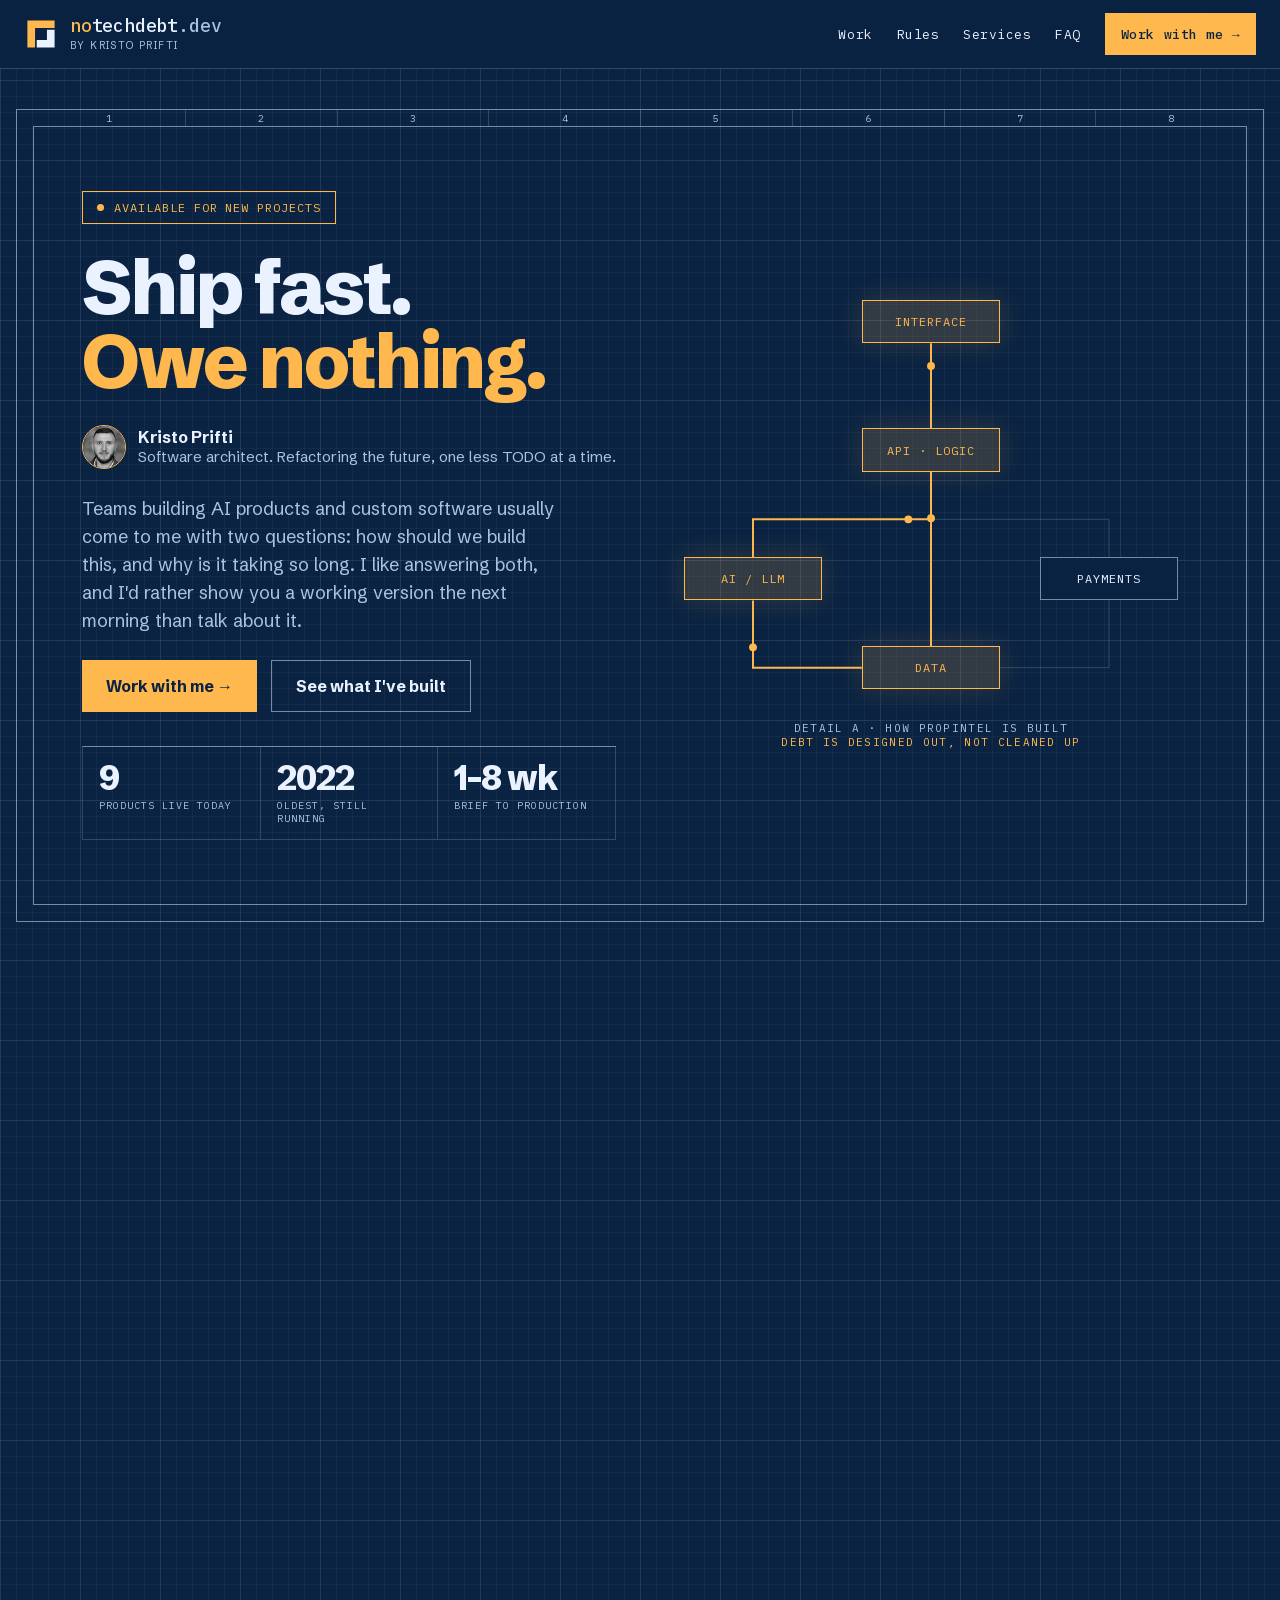
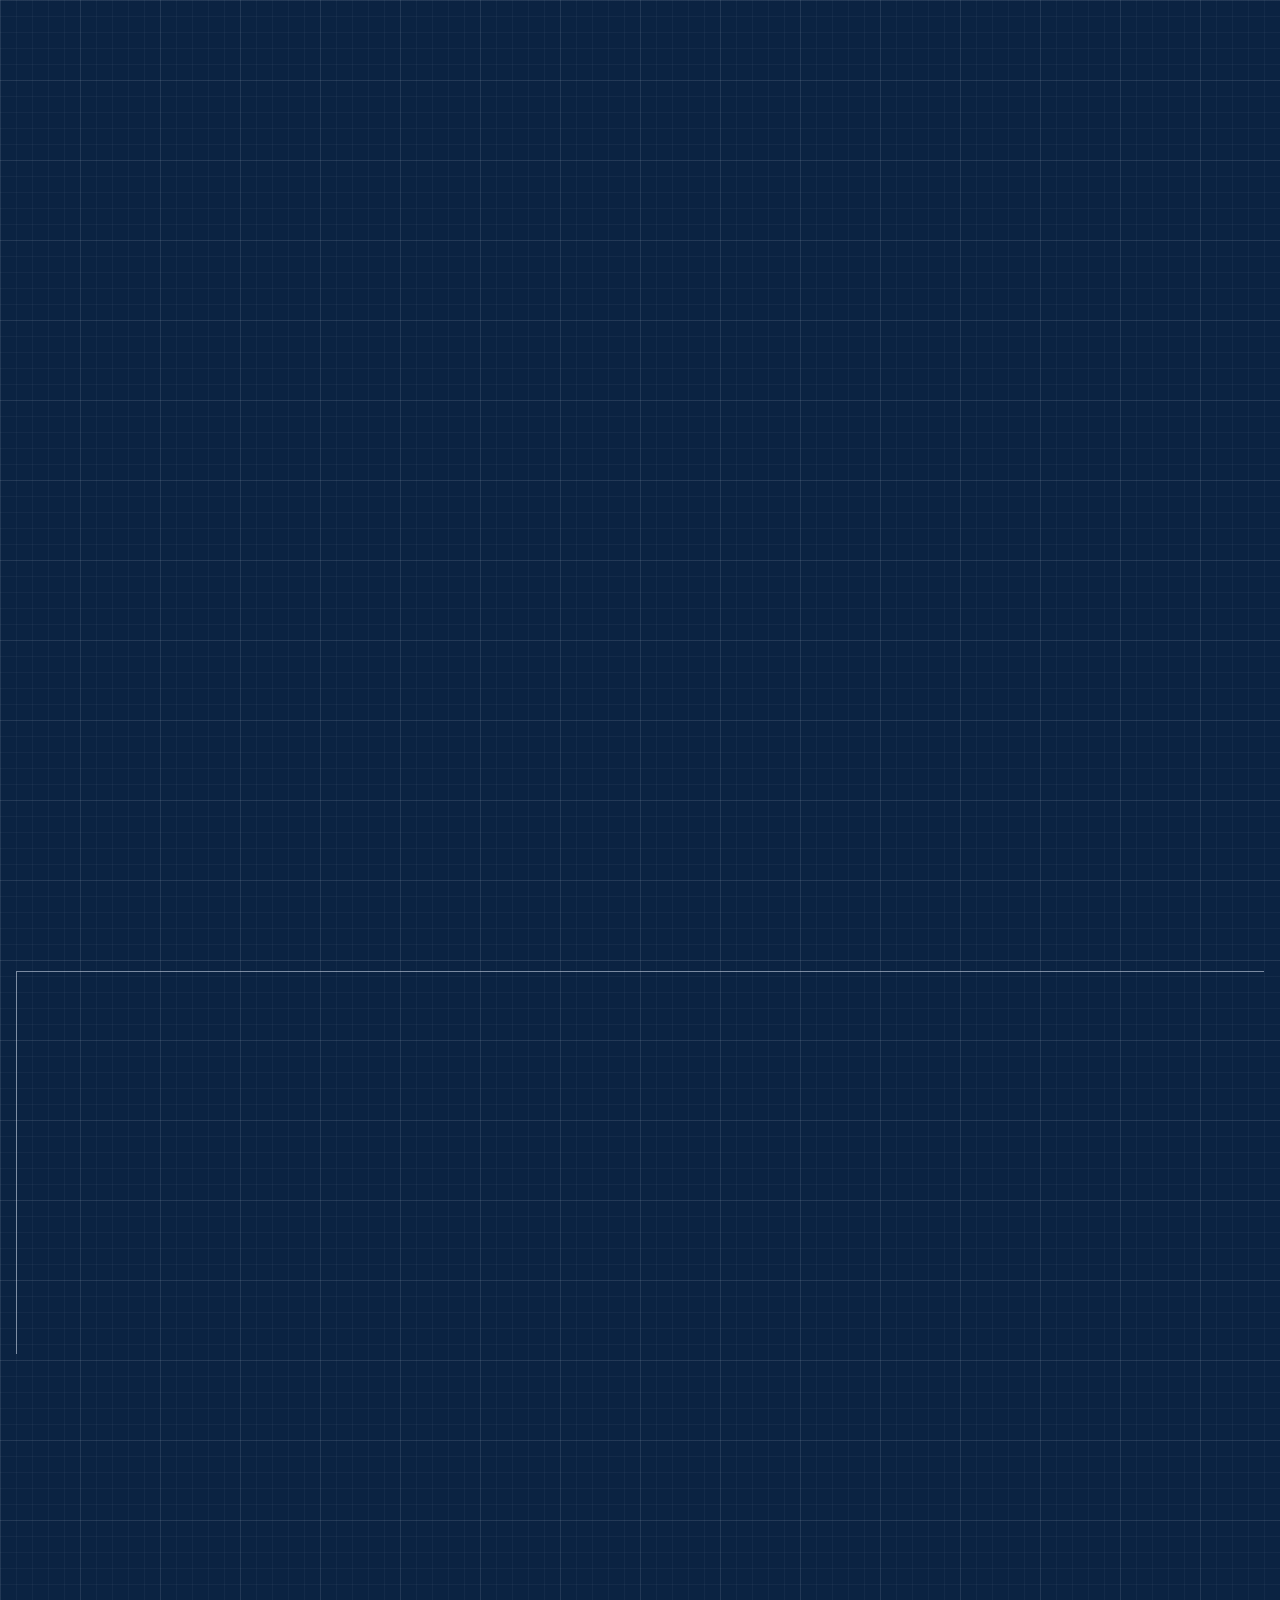
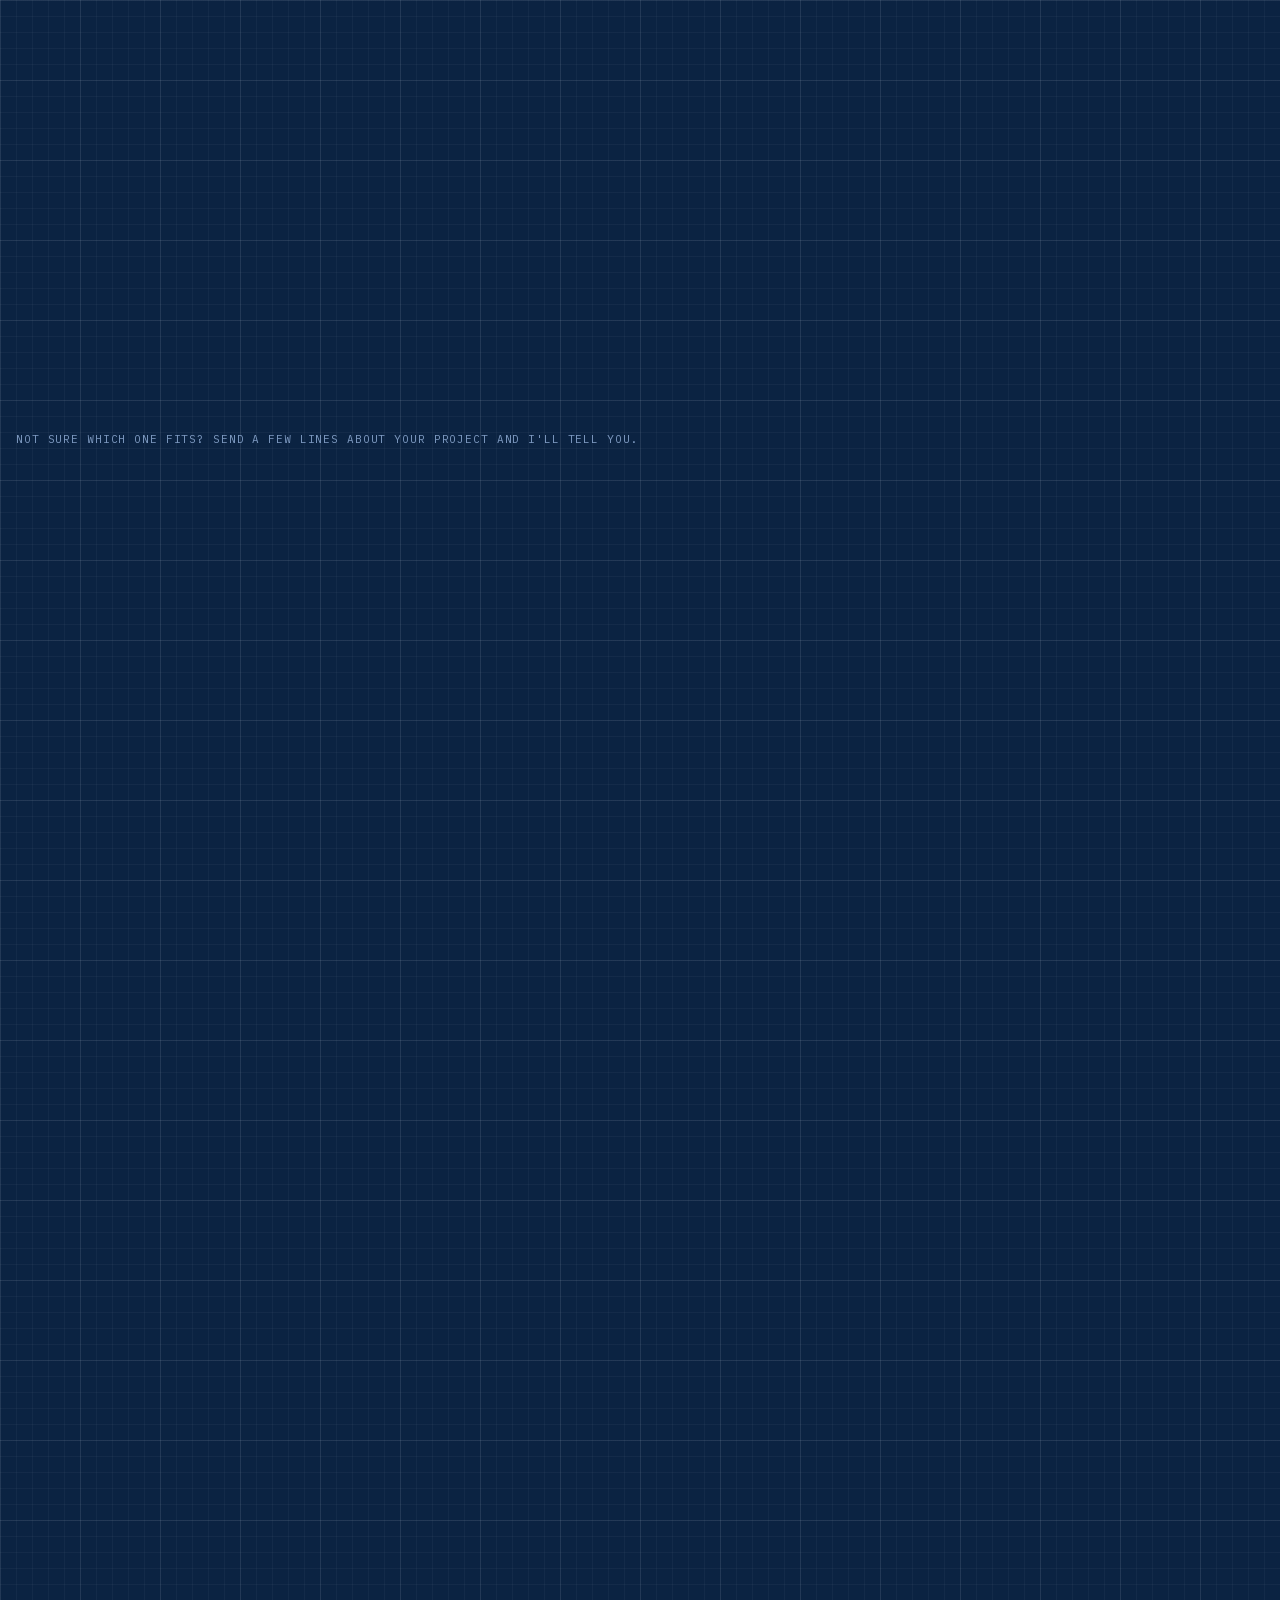
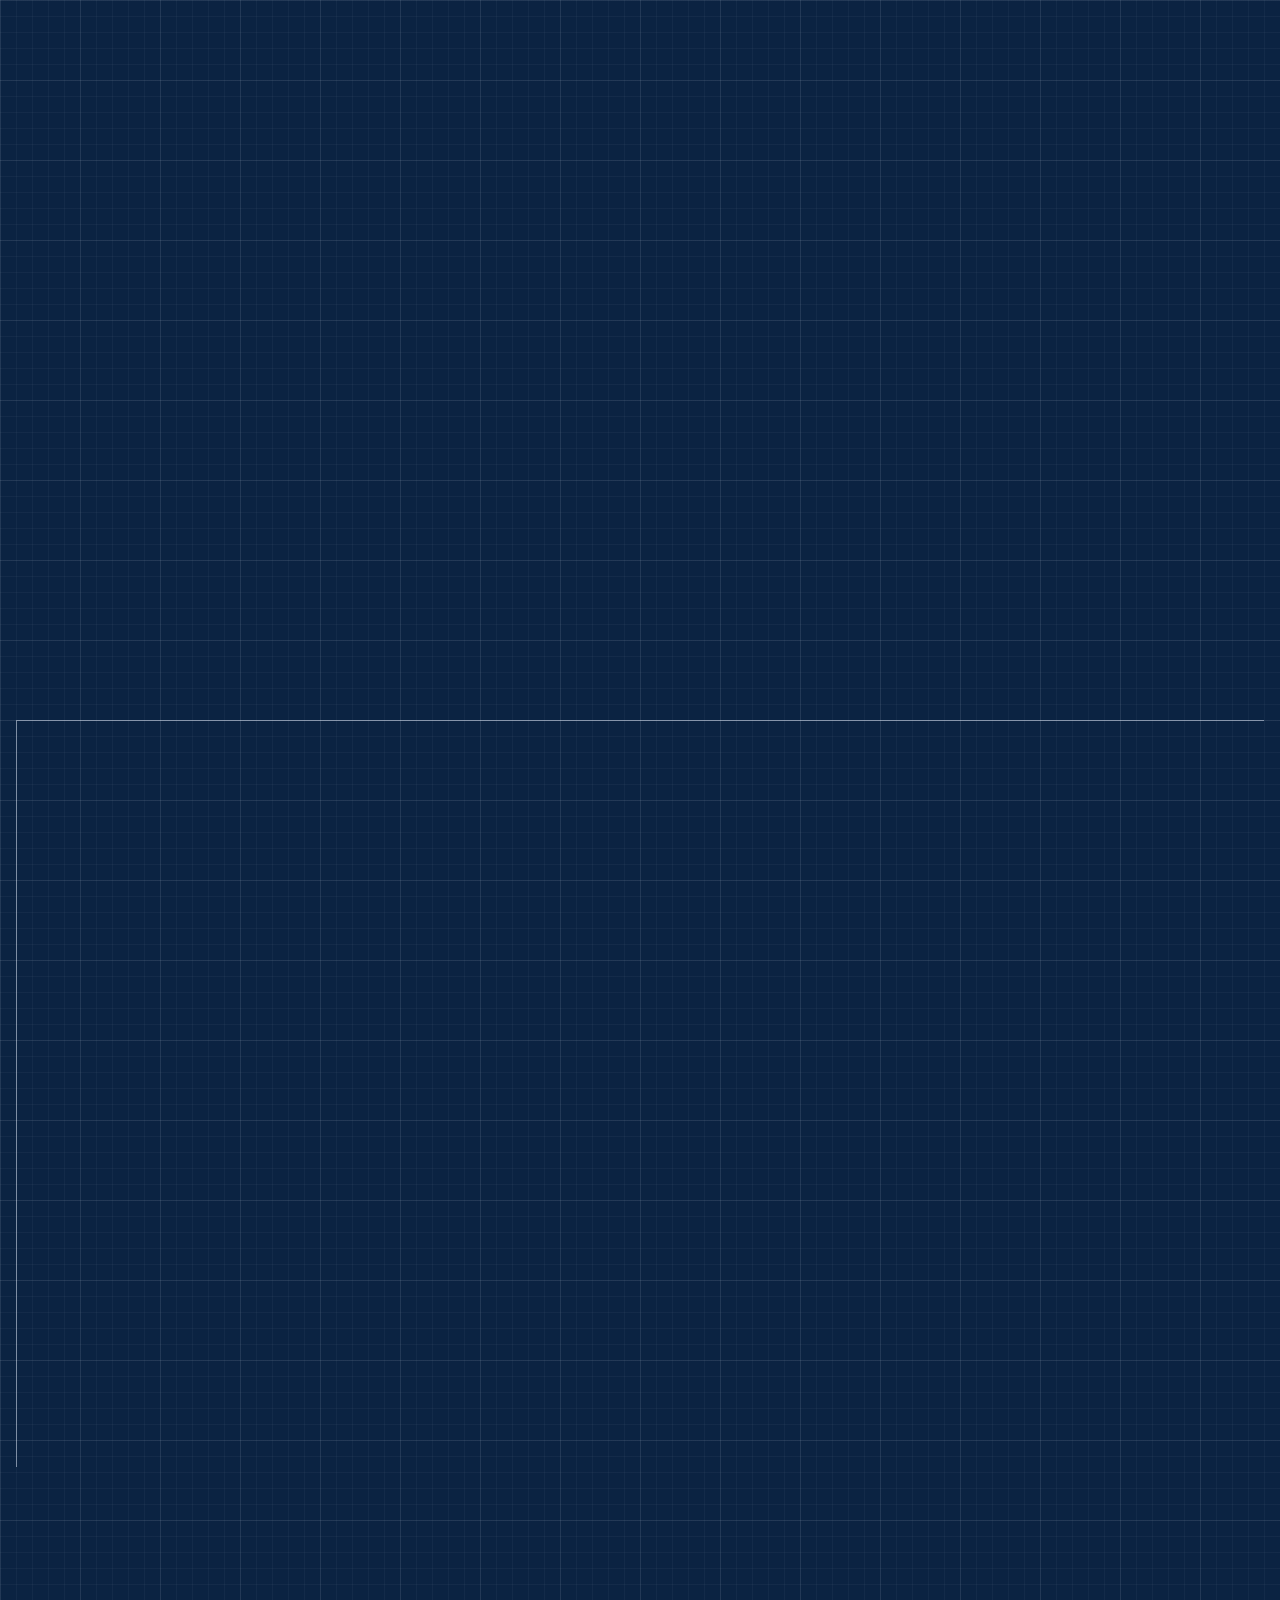
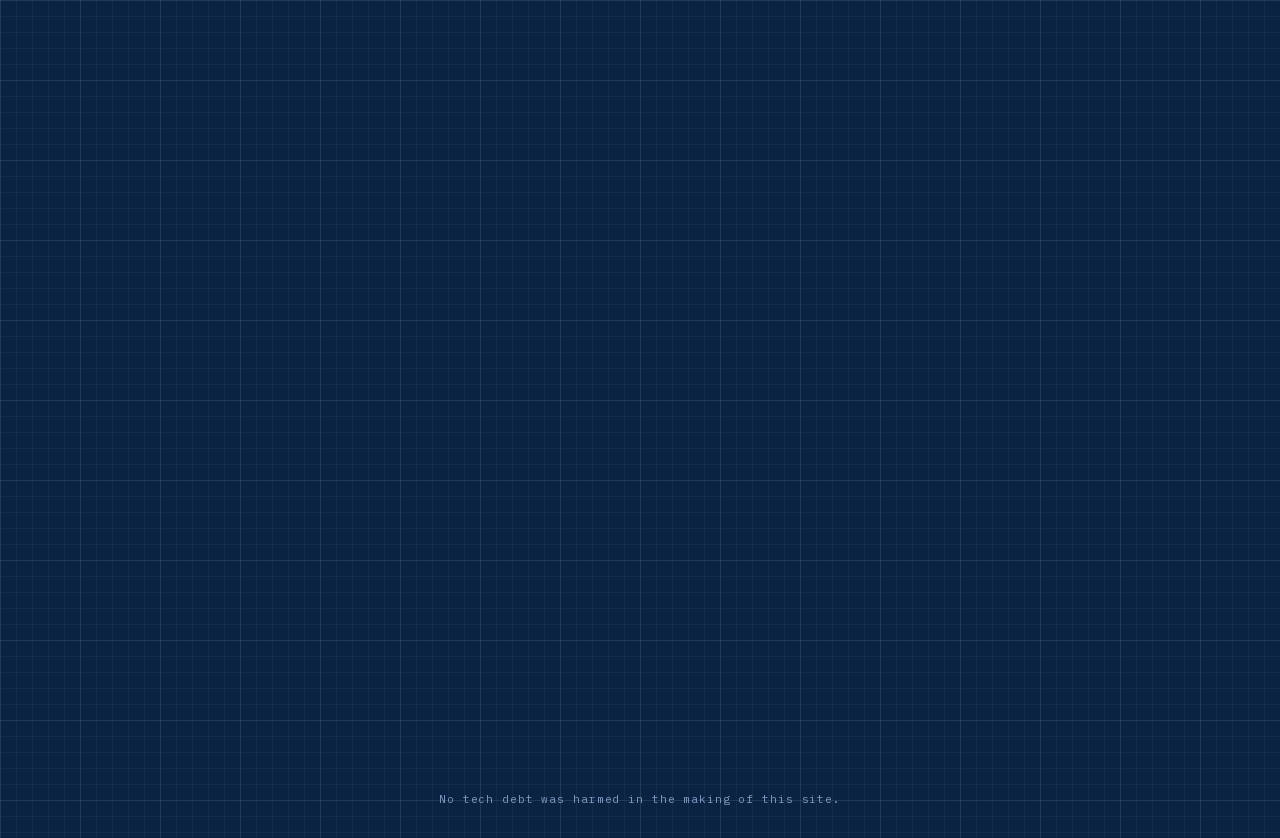
<file: index.html>
<!doctype html>
<html lang="en">
<head>
<meta charset="utf-8">
<meta name="viewport" content="width=device-width, initial-scale=1, viewport-fit=cover">
<title>Kristo Prifti – Software Architect for AI &amp; Custom Software</title>
<meta name="description" content="Kristo Prifti, software architect: AI products, MVPs and custom software that ship in weeks and stay cheap to change. Tech debt audits and fixed-price builds.">
<meta name="robots" content="index, follow, max-image-preview:large">
<link rel="canonical" href="https://notechdebt.dev/">
<!-- shared:head (copied into every generated page by tools/build.mjs) -->
<meta name="author" content="Kristo Prifti">
<meta name="theme-color" content="#0B2342">
<link rel="preload" href="/assets/fonts/schibsted-grotesk-latin.woff2" as="font" type="font/woff2" crossorigin>
<link rel="stylesheet" href="/assets/site.css">
<link rel="icon" href="/favicon.ico" sizes="48x48">
<link rel="icon" href="/favicon.svg" type="image/svg+xml">
<link rel="apple-touch-icon" href="/apple-touch-icon.png">
<link rel="manifest" href="/site.webmanifest">
<script src="/assets/site.js" defer></script>
<!-- Cloudflare Web Analytics (manual snippet; the auto-injected one fails its integrity check) -->
<script defer src="https://static.cloudflareinsights.com/beacon.min.js" data-cf-beacon='{"token": "f79f3d2fb2b74f7a9c488ab0636f309c"}'></script>
<!-- /shared:head -->
<meta property="og:type" content="website">
<meta property="og:url" content="https://notechdebt.dev/">
<meta property="og:site_name" content="notechdebt">
<meta property="og:locale" content="en_US">
<meta property="og:title" content="Kristo Prifti, software architect. Ship fast. Owe nothing.">
<meta property="og:description" content="AI products, MVPs and custom software that ship in weeks and are still clean a year from now. Tech debt audits, fixed-price builds and a senior architect on call.">
<meta property="og:image" content="https://notechdebt.dev/img/og/home.png">
<meta property="og:image:width" content="1200">
<meta property="og:image:height" content="630">
<meta property="og:image:alt" content="notechdebt by Kristo Prifti. Ship fast. Owe nothing.">
<meta property="article:published_time" content="2026-10-02">
<meta name="publish_date" property="og:publish_date" content="2026-10-02">
<meta name="twitter:card" content="summary_large_image">
<meta name="twitter:site" content="@notechdebt">
<meta name="twitter:creator" content="@notechdebt">
<script type="application/ld+json">
{
  "@context": "https://schema.org",
  "@graph": [
    {
      "@type": "WebSite",
      "@id": "https://notechdebt.dev/#website",
      "url": "https://notechdebt.dev/",
      "name": "notechdebt",
      "alternateName": ["notechdebt.dev", "No Tech Debt"],
      "inLanguage": "en",
      "publisher": { "@id": "https://notechdebt.dev/#org" }
    },
    {
      "@type": "WebPage",
      "@id": "https://notechdebt.dev/#webpage",
      "url": "https://notechdebt.dev/",
      "name": "Kristo Prifti – Software Architect for AI & Custom Software",
      "description": "Software architect Kristo Prifti builds AI products, MVPs and custom software that ship in weeks and stay cheap to change.",
      "inLanguage": "en",
      "datePublished": "2026-10-02",
      "isPartOf": { "@id": "https://notechdebt.dev/#website" },
      "about": { "@id": "https://notechdebt.dev/#kristo" },
      "primaryImageOfPage": { "@type": "ImageObject", "url": "https://notechdebt.dev/img/og/home.png", "width": 1200, "height": 630 }
    },
    {
      "@type": "Person",
      "@id": "https://notechdebt.dev/#kristo",
      "name": "Kristo Prifti",
      "url": "https://notechdebt.dev/",
      "image": "https://notechdebt.dev/img/kristo-prifti.jpg",
      "jobTitle": "Software Architect",
      "description": "Software architect with 12 years of hands-on and team-lead experience building SaaS and B2B platforms, AI features, e-commerce and payments, mobile apps, and rescuing legacy systems.",
      "worksFor": { "@id": "https://notechdebt.dev/#org" },
      "email": "mailto:kristo@notechdebt.dev",
      "sameAs": ["https://www.linkedin.com/in/kristoprifti/"],
      "knowsAbout": ["Software architecture", "Technical debt", "Artificial intelligence", "Machine learning", "Full-stack web development", "MVP development", "Custom ERP software", "SaaS platforms", "E-commerce", "Payments", "Mobile app development", "Legacy system modernization", "three.js", "React", "Next.js", "Node.js", "Python", "PostgreSQL", "Search engine optimization"]
    },
    {
      "@type": "Organization",
      "@id": "https://notechdebt.dev/#org",
      "name": "notechdebt",
      "alternateName": "notechdebt.dev",
      "url": "https://notechdebt.dev/",
      "logo": { "@type": "ImageObject", "url": "https://notechdebt.dev/icon-512.png", "width": 512, "height": 512 },
      "image": "https://notechdebt.dev/img/og/home.png",
      "slogan": "Ship fast. Owe nothing.",
      "description": "AI, full-stack and custom software that ships in weeks and stays cheap to change.",
      "email": "hi@notechdebt.dev",
      "founder": { "@id": "https://notechdebt.dev/#kristo" },
      "sameAs": ["https://x.com/notechdebt", "https://github.com/notechdebt"],
      "hasOfferCatalog": {
        "@type": "OfferCatalog",
        "name": "Ways to work together",
        "itemListElement": [
          { "@type": "Offer", "itemOffered": { "@type": "Service", "name": "Debt Check", "serviceType": "Technical debt audit", "description": "A one-week, fixed-price review of your codebase with a ranked list of what is costing you money and a plan to fix it.", "provider": { "@id": "https://notechdebt.dev/#org" } } },
          { "@type": "Offer", "itemOffered": { "@type": "Service", "name": "Build it right", "serviceType": "MVP and custom software development", "description": "A new product, MVP or internal tool, live in 4 to 8 weeks at a fixed price after scoping.", "provider": { "@id": "https://notechdebt.dev/#org" } } },
          { "@type": "Offer", "itemOffered": { "@type": "Service", "name": "Architect on call", "serviceType": "Fractional software architect", "description": "A senior software architect for your team a few days a month: design reviews, technical decisions and hiring help.", "provider": { "@id": "https://notechdebt.dev/#org" } } }
        ]
      }
    },
    {
      "@type": "FAQPage",
      "@id": "https://notechdebt.dev/#faq",
      "isPartOf": { "@id": "https://notechdebt.dev/#webpage" },
      "mainEntity": [
        { "@type": "Question", "name": "What is technical debt?", "acceptedAnswer": { "@type": "Answer", "text": "Technical debt is the extra cost you pay every time you change software that was built with shortcuts. Like a loan, it charges interest: each new feature takes longer, breaks more things and needs more people. You can design it out from the start, or pay it down in order, starting with whatever costs you the most." } },
        { "@type": "Question", "name": "What do I get from a Debt Check?", "acceptedAnswer": { "@type": "Answer", "text": "A one-week review of your codebase at a fixed price. You get a ranked list of what is costing you money and a plan to fix it. If you hire me for the cleanup afterwards, the check is credited in full." } },
        { "@type": "Question", "name": "How long does it take to build an MVP?", "acceptedAnswer": { "@type": "Answer", "text": "Most builds go from brief to production in 4 to 8 weeks. FreeMyTime took 2 to 3 weeks, the LuminaVera 3D configurator took 6 weeks, and the Studio Botema ERP was live in about 6 weeks. After launch, systems grow module by module, without a rewrite." } },
        { "@type": "Question", "name": "How much does a project cost?", "acceptedAnswer": { "@type": "Answer", "text": "Every project is scoped and quoted on its own. Builds are fixed price after scoping, with scope, price and date in writing before any work starts. The Debt Check is a fixed price, and Architect on call is billed monthly and can be cancelled anytime." } },
        { "@type": "Question", "name": "Which technologies do you use?", "acceptedAnswer": { "@type": "Answer", "text": "Proven, boring tools, so the next developer is productive on day one: React and Next.js on the front end, Node and Python behind it, PostgreSQL for data, three.js for 3D, Stripe for payments, and machine learning or LLMs where they remove real manual work." } },
        { "@type": "Question", "name": "Can you work with my existing team and codebase?", "acceptedAnswer": { "@type": "Answer", "text": "Yes. The Debt Check starts from the code you already have, and Architect on call puts a senior architect next to your team a few days a month for design reviews, tough technical calls and hiring help." } },
        { "@type": "Question", "name": "Do you add AI to existing products?", "acceptedAnswer": { "@type": "Answer", "text": "Yes, when it pays for itself. PropIntel uses a machine learning model to estimate property prices in minutes instead of hours of manual work. AI goes where it removes real work, not where it only looks good in a demo." } },
        { "@type": "Question", "name": "Do you work remotely?", "acceptedAnswer": { "@type": "Answer", "text": "Yes. Projects run remotely and in English, with short loops, working software and decisions made on real screens instead of long meetings." } }
      ]
    }
  ]
}
</script>
</head>
<body>

<!-- shared:header -->
<header class="top">
  <div class="wrap">
    <a class="brand" href="/" aria-label="notechdebt.dev home"><svg class="logo" width="34" height="34" viewBox="0 0 40 40" aria-hidden="true"><path d="M4 4h32v9H13v23H4z" fill="currentColor"/><path d="M36 15v21H15v-9h12V15z" fill="#EAF2FF"/></svg><span><span class="wm"><b>no</b>techdebt<i>.dev</i></span><small>BY KRISTO PRIFTI</small></span></a>
    <nav class="nav" aria-label="Main">
      <a href="/#products">Work</a>
      <a href="/#rules">Rules</a>
      <a href="/#services">Services</a>
      <a href="/#faq">FAQ</a>
      <a class="btn btn-acc" href="/#services">Work with me →</a>
    </nav>
  </div>
  <div class="progress" id="progress"></div>
</header>
<!-- /shared:header -->

<main id="top">
  <section class="hero">
    <div class="wrap sheet" id="sheet">
      <div class="zones" aria-hidden="true"><span>1</span><span>2</span><span>3</span><span>4</span><span>5</span><span>6</span><span>7</span><span>8</span></div>
      <div class="sheet-inner" data-sr="exit">
        <div style="display:flex;flex-direction:column;gap:26px">
          <span class="pill"><span class="dot"></span>AVAILABLE FOR NEW PROJECTS</span>
          <h1 class="h1">Ship fast. <span style="color:var(--acc)">Owe nothing.</span></h1>
          <div class="byline"><img src="/img/kristo-prifti-160.jpg" width="160" height="160" alt="Kristo Prifti"><span><b>Kristo Prifti</b>Software architect. Refactoring the future, one less TODO at a time.</span></div>
          <p class="lede">Teams building AI products and custom software usually come to me with two questions: how should we build this, and why is it taking so long. I like answering both, and I'd rather show you a working version the next morning than talk about it.</p>
          <div style="display:flex;flex-wrap:wrap;gap:14px">
            <a class="btn btn-acc" href="#services">Work with me →</a>
            <a class="btn btn-line" href="#products">See what I've built</a>
          </div>
          <div class="stats">
            <div><b>9</b><span>PRODUCTS LIVE TODAY</span></div>
            <div><b>2022</b><span>OLDEST, STILL RUNNING</span></div>
            <div><b>1–8 wk</b><span>BRIEF TO PRODUCTION</span></div>
          </div>
        </div>
        <div style="display:flex;flex-direction:column;gap:14px" aria-hidden="true">
          <div class="diagram" id="diagram">
            <svg viewBox="0 0 540 430">
              <path id="e0" d="M270 62 L270 148" style="animation-delay:.2s"></path>
              <path id="e1" d="M270 192 L270 240 L90 240 L90 278" style="animation-delay:.35s"></path>
              <path id="e2" d="M270 192 L270 240 L450 240 L450 278" style="animation-delay:.5s"></path>
              <path id="e3" d="M270 192 L270 368" style="animation-delay:.65s"></path>
              <path id="e4" d="M90 322 L90 390 L200 390" style="animation-delay:.8s"></path>
              <path id="e5" d="M450 322 L450 390 L340 390" style="animation-delay:.95s"></path>
              <circle id="c0" r="4"><animateMotion dur="2s" repeatCount="indefinite" path="M270 62 L270 148"/></circle>
              <circle id="c1" r="4"><animateMotion dur="2s" repeatCount="indefinite" path="M270 192 L270 240 L90 240 L90 278"/></circle>
              <circle id="c2" r="4"><animateMotion dur="2s" repeatCount="indefinite" path="M270 192 L270 240 L450 240 L450 278"/></circle>
              <circle id="c3" r="4"><animateMotion dur="2s" repeatCount="indefinite" path="M270 192 L270 368"/></circle>
              <circle id="c4" r="4"><animateMotion dur="2s" repeatCount="indefinite" path="M90 322 L90 390 L200 390"/></circle>
              <circle id="c5" r="4"><animateMotion dur="2s" repeatCount="indefinite" path="M450 322 L450 390 L340 390"/></circle>
            </svg>
            <div class="node" data-node="interface" style="left:37.04%;top:4.19%">INTERFACE</div>
            <div class="node" data-node="api" style="left:37.04%;top:34.42%">API · LOGIC</div>
            <div class="node" data-node="ai" style="left:3.7%;top:64.65%">AI / LLM</div>
            <div class="node" data-node="payments" style="left:70.37%;top:64.65%">PAYMENTS</div>
            <div class="node" data-node="data" style="left:37.04%;top:85.58%">DATA</div>
          </div>
          <span class="cap">DETAIL A · HOW <span id="figname">PROPINTEL</span> IS BUILT<br><span style="color:var(--acc)">DEBT IS DESIGNED OUT, NOT CLEANED UP</span></span>
        </div>
      </div>
      <div class="xh xh-h" id="xhh"></div><div class="xh xh-v" id="xhv"></div><div class="xh-tag" id="xht">X 0000 · Y 0000</div>
    </div>
  </section>

  <section class="sec" id="products">
    <div class="wrap">
      <div class="sec-head" data-sr="up">
        <div><span class="label">002 · PRODUCTS</span><h2 class="h2">Products I built from zero. Running live.</h2></div>
        <a class="sec-meta crumb" href="/work/">ALL CASE STUDIES →</a>
      </div>
      <div class="rule" data-sr="line"></div>
      <div class="grid3">
        <div class="cell" data-sr="up" data-d="0">
          <a class="card" data-layers="interface api ai data" href="/work/propintel/">
            <div class="prev shot"><img src="/img/propintel-640.webp" srcset="/img/propintel-640.webp 640w, /img/propintel-960.webp 960w, /img/propintel.webp 1280w" sizes="(max-width: 760px) calc(100vw - 32px), 420px" width="1280" height="607" alt="PropIntel real estate valuation dashboard" loading="lazy" decoding="async"><span class="fig">FIG. 1 · LIVE SCREENSHOT</span></div>
            <div class="body">
              <span class="row"><span class="live">LIVE SINCE 2024</span><span>CASE STUDY →</span></span>
              <h3 class="name">PropIntel</h3>
              <span class="hook">Know what a property is worth before you call the agent.</span>
              <span class="desc">Market data and AI price estimates for agencies, investors and brokers in 26 cities.</span>
              <span class="tags"><span>AI</span><span>Real estate</span><span>Data</span></span>
            </div>
          </a>
        </div>
        <div class="cell" data-sr="up" data-d="1">
          <a class="card" data-layers="interface api payments data" href="/work/freemytime/">
            <div class="prev shot"><img src="/img/freemytime-640.webp" srcset="/img/freemytime-640.webp 640w, /img/freemytime-960.webp 960w, /img/freemytime.webp 1280w" sizes="(max-width: 760px) calc(100vw - 32px), 420px" width="1280" height="800" alt="FreeMyTime online booking app" loading="lazy" decoding="async"><span class="fig">FIG. 2 · LIVE SCREENSHOT</span></div>
            <div class="body">
              <span class="row"><span class="live">LIVE SINCE 2024</span><span>CASE STUDY →</span></span>
              <h3 class="name">FreeMyTime</h3>
              <span class="hook">Stop answering the phone to book appointments.</span>
              <span class="desc">Free booking for any service business. Share one link and clients book themselves.</span>
              <span class="tags"><span>SaaS</span><span>Booking</span><span>Self-serve</span></span>
            </div>
          </a>
        </div>
        <div class="cell" data-sr="up" data-d="2">
          <a class="card" data-layers="interface api payments" href="/work/luminavera-3d/">
            <div class="prev shot"><img src="/img/luminavera-3d-640.webp" srcset="/img/luminavera-3d-640.webp 640w, /img/luminavera-3d-960.webp 960w, /img/luminavera-3d.webp 1280w" sizes="(max-width: 760px) calc(100vw - 32px), 420px" width="1280" height="800" alt="LuminaVera 3D lighting configurator built with three.js" loading="lazy" decoding="async"><span class="fig">FIG. 3 · LIVE SCREENSHOT</span></div>
            <div class="body">
              <span class="row"><span class="live">LIVE SINCE 2025</span><span>CASE STUDY →</span></span>
              <h3 class="name">LuminaVera 3D</h3>
              <span class="hook">Customers design their own lighting. No sales call needed.</span>
              <span class="desc">Build a track lighting system in 3D and see the price change as you go. Runs at 60 fps on an average phone.</span>
              <span class="tags"><span>3D</span><span>WebGL</span><span>E-commerce</span></span>
            </div>
          </a>
        </div>
      </div>
    </div>
  </section>

  <section class="sec" id="clients">
    <div class="wrap">
      <div class="sec-head" data-sr="up">
        <div><span class="label">003 · CLIENT WORK</span><h2 class="h2">Custom software running real businesses.</h2></div>
        <span class="sec-meta" style="font-size:11px;color:var(--dim)">BUILT IN COLLABORATION</span>
      </div>
      <div class="rule" data-sr="line"></div>
      <div class="grid4">
        <div class="cell" data-sr="scale" data-d="0">
          <a class="card client" data-layers="interface api data" href="/work/studio-botema-erp/">
            <span class="thumb"><img src="/img/studio-botema-erp-640.webp" srcset="/img/studio-botema-erp-640.webp 640w, /img/studio-botema-erp-960.webp 960w, /img/studio-botema-erp.webp 1280w" sizes="(max-width: 600px) calc(100vw - 32px), 320px" width="1280" height="607" alt="Studio Botema custom ERP dashboard" loading="lazy" decoding="async"></span>
            <span class="row"><span>CUSTOM ERP</span><span class="live">SINCE 2024</span></span>
            <h3 class="name">Studio Botema ERP</h3>
            <span class="desc">One internal tool for orders, stock, projects and suppliers.</span>
            <span class="result">ONE SOURCE OF TRUTH FOR ORDERS</span>
          </a>
        </div>
        <div class="cell" data-sr="scale" data-d="1">
          <a class="card client" data-layers="interface api payments data" href="/work/luminavera/">
            <span class="thumb"><img src="/img/luminavera-640.webp" srcset="/img/luminavera-640.webp 640w, /img/luminavera-960.webp 960w, /img/luminavera.webp 1280w" sizes="(max-width: 600px) calc(100vw - 32px), 320px" width="1280" height="607" alt="LuminaVera lighting e-commerce store" loading="lazy" decoding="async"></span>
            <span class="row"><span>E-COMMERCE</span><span class="live">SINCE 2023</span></span>
            <h3 class="name">LuminaVera</h3>
            <span class="desc">Own-brand lighting store with checkout for two markets.</span>
            <span class="result">SELLS TO EU + UK</span>
          </a>
        </div>
        <div class="cell" data-sr="scale" data-d="2">
          <a class="card client" data-layers="interface api data" href="/work/studio-botema/">
            <span class="thumb"><img src="/img/studio-botema-640.webp" srcset="/img/studio-botema-640.webp 640w, /img/studio-botema-960.webp 960w, /img/studio-botema.webp 1280w" sizes="(max-width: 600px) calc(100vw - 32px), 320px" width="1280" height="800" alt="Studio Botema designer lighting showroom website" loading="lazy" decoding="async"></span>
            <span class="row"><span>BRAND SITE</span><span class="live">SINCE 2022</span></span>
            <h3 class="name">Studio Botema</h3>
            <span class="desc">Showroom site for designer lighting and furniture, connected to the ERP.</span>
            <span class="result">ONE SYSTEM BEHIND IT</span>
          </a>
        </div>
        <div class="cell" data-sr="scale" data-d="3">
          <a class="card client" data-layers="interface api data" href="/work/advlili/">
            <span class="thumb"><img src="/img/advlili-640.webp" srcset="/img/advlili-640.webp 640w, /img/advlili-960.webp 960w, /img/advlili.webp 1280w" sizes="(max-width: 600px) calc(100vw - 32px), 320px" width="1280" height="800" alt="AdvLili law firm website" loading="lazy" decoding="async"></span>
            <span class="row"><span>LAW FIRM · SEO</span><span class="live">SINCE 2022</span></span>
            <h3 class="name">AdvLili</h3>
            <span class="desc">Law firm website built around useful legal content.</span>
            <span class="result">#1 ORGANIC TRAFFIC LOCALLY</span>
          </a>
        </div>
      </div>
    </div>
  </section>

  <section class="sec" id="rules">
    <div class="wrap">
      <div class="sec-head" data-sr="up">
        <div><span class="label">004 · THE RULES</span><h2 class="h2">Four rules for software without tech debt.</h2></div>
        <span class="sec-meta">HOW EVERY PROJECT IS BUILT</span>
      </div>
      <div class="rule" data-sr="line"></div>
      <div class="rules">
        <div class="rulecard" data-sr="up" data-d="0"><span class="rnum">01</span><h3 class="rtext">Boring tech beats clever tech.</h3><p class="rsub">Proven tools, so the next developer is productive on day one.</p></div>
        <div class="rulecard" data-sr="up" data-d="1"><span class="rnum">02</span><h3 class="rtext">If you can&#39;t change it without me, I built you debt.</h3><p class="rsub">Your team edits content, adds products and runs it without calling me.</p></div>
        <div class="rulecard" data-sr="up" data-d="0"><span class="rnum">03</span><h3 class="rtext">A prototype in days. A rewrite never.</h3><p class="rsub">Systems grow module by module, without starting over.</p></div>
        <div class="rulecard" data-sr="up" data-d="1"><span class="rnum">04</span><h3 class="rtext">Every unnecessary meeting is a loan with interest.</h3><p class="rsub">Short loops, working software, decisions made on real screens.</p></div>
      </div>
    </div>
  </section>

  <section class="sec" id="services">
    <div class="wrap">
      <div class="sec-head" data-sr="up">
        <div><span class="label">005 · WORK WITH ME</span><h2 class="h2">Audit, build or advise. Three ways to work together.</h2></div>
        <span class="sec-meta">EVERY PROJECT SCOPED AND QUOTED ON ITS OWN</span>
      </div>
      <div class="rule" data-sr="line"></div>
      <div class="grid3" style="gap:16px">
        <div class="cell" data-sr="up" data-d="0">
          <div class="card offer offer-feat lit">
            <span class="row"><span style="color:var(--acc)">TECH DEBT AUDIT</span><span>1 WEEK · FIXED PRICE</span></span>
            <h3 class="name">Debt Check</h3>
            <p class="desc">A one-week review of your codebase. You get a ranked list of what is costing you money, and a plan to fix it.</p>
            <p class="pnote">If you hire me for the cleanup afterwards, the check is credited in full.</p>
            <a class="btn btn-line" href="mailto:hi@notechdebt.dev?subject=Debt%20Check">Get a quote →</a>
          </div>
        </div>
        <div class="cell" data-sr="up" data-d="1">
          <div class="card offer">
            <span class="row"><span style="color:var(--acc)">MVP &amp; PRODUCT BUILD</span><span>4–8 WEEKS · FIXED PRICE</span></span>
            <h3 class="name">Build it right</h3>
            <p class="desc">A new product, MVP or internal tool. Live in weeks, and built to survive your first funding round without a rewrite.</p>
            <p class="pnote">Scope, price and date in writing before any work starts.</p>
            <a class="btn btn-line" href="mailto:hi@notechdebt.dev?subject=New%20build">Get a quote →</a>
          </div>
        </div>
        <div class="cell" data-sr="up" data-d="2">
          <div class="card offer">
            <span class="row"><span style="color:var(--acc)">FRACTIONAL ARCHITECT</span><span>MONTHLY · CANCEL ANYTIME</span></span>
            <h3 class="name">Architect on call</h3>
            <p class="desc">A senior software architect for your team a few days a month: design reviews, tough technical calls, hiring help.</p>
            <p class="pnote">Good for teams without a senior architect of their own.</p>
            <a class="btn btn-line" href="mailto:hi@notechdebt.dev?subject=Architect%20on%20call">Get a quote →</a>
          </div>
        </div>
      </div>
      <p class="mono" style="margin:18px 0 0;font-size:11px;letter-spacing:.08em;color:var(--dim)">NOT SURE WHICH ONE FITS? SEND A FEW LINES ABOUT YOUR PROJECT AND I'LL TELL YOU.</p>
    </div>
  </section>

  <section class="sec" id="references">
    <div class="wrap">
      <div class="sec-head" data-sr="up">
        <div><span class="label">006 · REFERENCES</span><h2 class="h2">From people I've built with.</h2></div>
      </div>
      <div class="rule" data-sr="line"></div>
      <div class="grid3" style="gap:16px">
        <figure class="quote" data-sr="blur" data-d="0" style="border-style:solid;border-color:var(--line)"><div style="display:flex;flex-direction:column;gap:12px"><span aria-hidden="true" style="font-weight:800;font-size:56px;line-height:.6;color:var(--acc)">&ldquo;</span><blockquote>Every supplier order used to live in a spreadsheet or an email thread, and nobody knew where things stood. Kristo took the time to understand how we actually work and built the system around that. Six weeks later the whole team was using it every day.</blockquote></div><figcaption>IVAN K. · OPERATIONS · STUDIO BOTEMA</figcaption></figure>
        <figure class="quote" data-sr="blur" data-d="1" style="border-style:solid;border-color:var(--line)"><div style="display:flex;flex-direction:column;gap:12px"><span aria-hidden="true" style="font-weight:800;font-size:56px;line-height:.6;color:var(--acc)">&ldquo;</span><blockquote>We used to depend only on referrals. Now people find us on Google when they search for their exact legal problem. The inquiries keep coming in, and we haven't spent anything on ads.</blockquote></div><figcaption>MARIA S. · ASSOCIATE · ADVLILI</figcaption></figure>
        <figure class="quote" data-sr="blur" data-d="2" style="border-style:solid;border-color:var(--line)"><div style="display:flex;flex-direction:column;gap:12px"><span aria-hidden="true" style="font-weight:800;font-size:56px;line-height:.6;color:var(--acc)">&ldquo;</span><blockquote>Our customers build their own lighting system in 3D and see the price as they go. We stopped writing quotes by hand, and it runs smoothly even on a phone. That part honestly surprised us.</blockquote></div><figcaption>NIKOLAY T. · E-COMMERCE · LUMINAVERA</figcaption></figure>
      </div>
      <div class="logos" data-sr="up">
        <span class="mono" style="font-size:11px;letter-spacing:.12em;color:var(--muted)">BUILT FOR</span>
        <b>Studio Botema</b><b>LuminaVera</b><b>AdvLili</b><b>SG Auto</b><b>Tennis Club Pazardzhik</b>
      </div>
    </div>
  </section>

  <section class="sec" id="about">
    <div class="wrap">
      <div class="sec-head" data-sr="up">
        <div><span class="label">007 · ABOUT</span><h2 class="h2">Twelve years of shipping. Still allergic to debt.</h2></div>
      </div>
      <div class="rule" data-sr="line"></div>
      <div class="about">
        <div class="about-side" data-sr="up">
          <img src="/img/kristo-prifti-headshot-320.webp" srcset="/img/kristo-prifti-headshot-320.webp 320w, /img/kristo-prifti-headshot.webp 640w" sizes="(max-width: 760px) 110px, 320px" width="640" height="640" alt="Portrait of Kristo Prifti, software architect" loading="lazy" decoding="async">
          <dl class="about-spec">
            <div><dt>EXPERIENCE</dt><dd>12 years</dd></div>
            <div><dt>ROLE</dt><dd>Hands-on architect &amp; team lead</dd></div>
            <div><dt>BUILT</dt><dd>SaaS &amp; B2B · AI · <span style="white-space:nowrap">E-commerce</span> &amp; payments · Mobile · Legacy rescue</dd></div>
            <div><dt>WORKS</dt><dd>Remote, in English</dd></div>
          </dl>
        </div>
        <div class="about-text" data-sr="up" data-d="1">
          <p>I'm Kristo. I've spent twelve years building software for a living: SaaS and B2B platforms, AI features, online stores and payments, mobile apps, and more than a few legacy systems someone swore were "almost done". I still write code most days, and I've led the teams writing it, so I've been both the person creating tech debt and the person paying it off.</p>
          <p>notechdebt is what came out of that. After enough rescues you see the pattern: projects rarely fail because the code was hard. They fail because every shortcut was borrowed against the future and nobody kept the receipts. So I build the boring way, fast, and leave things in a state your next developer will thank me for. Or at least won't curse me for.</p>
          <h3 class="about-h">THINGS I'LL ARGUE ABOUT</h3>
          <ul class="opinions">
            <li><b>Most microservices are an org chart, not an architecture.</b><span>If one team owns it, one well-structured codebase is faster to build, test and change.</span></li>
            <li><b>Senior engineers delete more code than they write.</b><span>The best refactor is often removing the feature nobody uses.</span></li>
            <li><b>AI is a feature, not a strategy.</b><span>Put it where it removes real manual work. Everywhere else it's an expensive demo.</span></li>
            <li><b>"We'll clean it up later" is a payment plan with no end date.</b><span>Later never comes. Interest does.</span></li>
          </ul>
        </div>
      </div>
    </div>
  </section>

  <section class="sec" id="faq">
    <div class="wrap">
      <div class="sec-head" data-sr="up">
        <div><span class="label">008 · FAQ</span><h2 class="h2">Questions clients ask first.</h2></div>
      </div>
      <div class="rule" data-sr="line"></div>
      <div class="rules">
        <div class="rulecard" data-sr="up" data-d="0"><h3 class="faq-q">What is technical debt?</h3><p class="rsub">Technical debt is the extra cost you pay every time you change software that was built with shortcuts. Like a loan, it charges interest: each new feature takes longer, breaks more things and needs more people. You can design it out from the start, or pay it down in order, starting with whatever costs you the most.</p></div>
        <div class="rulecard" data-sr="up" data-d="1"><h3 class="faq-q">What do I get from a Debt Check?</h3><p class="rsub">A one-week review of your codebase at a fixed price. You get a ranked list of what is costing you money and a plan to fix it. If you hire me for the cleanup afterwards, the check is credited in full.</p></div>
        <div class="rulecard" data-sr="up" data-d="0"><h3 class="faq-q">How long does it take to build an MVP?</h3><p class="rsub">Most builds go from brief to production in 4 to 8 weeks. <a href="/work/freemytime/">FreeMyTime</a> took 2 to 3 weeks, the <a href="/work/luminavera-3d/">LuminaVera 3D configurator</a> took 6 weeks, and the <a href="/work/studio-botema-erp/">Studio Botema ERP</a> was live in about 6 weeks. After launch, systems grow module by module, without a rewrite.</p></div>
        <div class="rulecard" data-sr="up" data-d="1"><h3 class="faq-q">How much does a project cost?</h3><p class="rsub">Every project is scoped and quoted on its own. Builds are fixed price after scoping, with scope, price and date in writing before any work starts. The Debt Check is a fixed price, and Architect on call is billed monthly and can be cancelled anytime.</p></div>
        <div class="rulecard" data-sr="up" data-d="0"><h3 class="faq-q">Which technologies do you use?</h3><p class="rsub">Proven, boring tools, so the next developer is productive on day one: React and Next.js on the front end, Node and Python behind it, PostgreSQL for data, three.js for 3D, Stripe for payments, and machine learning or LLMs where they remove real manual work.</p></div>
        <div class="rulecard" data-sr="up" data-d="1"><h3 class="faq-q">Can you work with my existing team and codebase?</h3><p class="rsub">Yes. The Debt Check starts from the code you already have, and Architect on call puts a senior architect next to your team a few days a month for design reviews, tough technical calls and hiring help.</p></div>
        <div class="rulecard" data-sr="up" data-d="0"><h3 class="faq-q">Do you add AI to existing products?</h3><p class="rsub">Yes, when it pays for itself. <a href="/work/propintel/">PropIntel</a> uses a machine learning model to estimate property prices in minutes instead of hours of manual work. AI goes where it removes real work, not where it only looks good in a demo.</p></div>
        <div class="rulecard" data-sr="up" data-d="1"><h3 class="faq-q">Do you work remotely?</h3><p class="rsub">Yes. Projects run remotely and in English, with short loops, working software and decisions made on real screens instead of long meetings.</p></div>
      </div>
    </div>
  </section>

<!-- shared:contact -->
  <section class="sec" id="contact">
    <div class="wrap contact" data-sr="scale">
      <div class="orbit"></div>
      <div style="position:relative;display:flex;flex-direction:column;gap:14px">
        <span class="label">CONTACT</span>
        <h2 class="h2" style="font-size:clamp(36px,5vw,64px);letter-spacing:-.04em">Got something to build? <span style="color:var(--acc)">Let's ship it, debt-free.</span></h2>
      </div>
      <div style="position:relative;display:flex;flex-wrap:wrap;gap:14px">
        <a class="btn btn-acc cbtn" href="mailto:hi@notechdebt.dev">
          <svg viewBox="0 0 24 24" width="24" height="24" fill="none" stroke="currentColor" stroke-width="1.8" aria-hidden="true"><rect x="3" y="5" width="18" height="14"/><path d="M3 6 L12 13 L21 6"/></svg>
          <span><span style="font-weight:800;font-size:17px">Email me</span><small>hi@notechdebt.dev</small></span>
        </a>
        <a class="btn btn-line cbtn" href="https://www.linkedin.com/in/kristoprifti/" target="_blank" rel="noopener me">
          <span style="display:flex;align-items:center;justify-content:center;width:24px;height:24px;border:1.5px solid currentColor;font-weight:800;font-size:13px">in</span>
          <span><span style="font-weight:800;font-size:17px">LinkedIn ↗</span><small>/in/kristoprifti</small></span>
        </a>
        <div class="social" style="width:100%">
          <a href="https://x.com/notechdebt" target="_blank" rel="noopener me"><svg viewBox="0 0 24 24" width="14" height="14" fill="currentColor" aria-hidden="true"><path d="M17.8 3h3.1l-6.8 7.7L22 21h-6.2l-4.9-6.3L5.3 21H2.2l7.2-8.3L2 3h6.4l4.4 5.8zm-1.1 16.2h1.7L7.4 4.7H5.6z"/></svg>@notechdebt</a>
          <a href="https://github.com/notechdebt" target="_blank" rel="noopener me"><svg viewBox="0 0 24 24" width="14" height="14" fill="currentColor" aria-hidden="true"><path d="M12 2a10 10 0 0 0-3.2 19.5c.5.1.7-.2.7-.5v-1.7c-2.8.6-3.4-1.3-3.4-1.3-.5-1.2-1.1-1.5-1.1-1.5-.9-.6.1-.6.1-.6 1 .1 1.5 1 1.5 1 .9 1.6 2.4 1.1 3 .9.1-.7.4-1.1.6-1.4-2.2-.3-4.6-1.1-4.6-5 0-1.1.4-2 1-2.7-.1-.3-.4-1.3.1-2.7 0 0 .8-.3 2.8 1a9.6 9.6 0 0 1 5 0c1.9-1.3 2.8-1 2.8-1 .5 1.4.2 2.4.1 2.7.6.7 1 1.6 1 2.7 0 3.9-2.3 4.7-4.6 5 .4.3.7.9.7 1.9V21c0 .3.2.6.7.5A10 10 0 0 0 12 2z"/></svg>github.com/notechdebt</a>
          <a href="mailto:kristo@notechdebt.dev">kristo@notechdebt.dev</a>
        </div>
      </div>
    </div>
  </section>
<!-- /shared:contact -->
</main>

<!-- shared:footer -->
<footer class="foot">
  <div class="wrap footbrand" data-sr="up">
    <a class="brand" href="/" style="display:flex;align-items:center;gap:14px"><svg class="logo" width="40" height="40" viewBox="0 0 40 40" aria-hidden="true"><path d="M4 4h32v9H13v23H4z" fill="currentColor"/><path d="M36 15v21H15v-9h12V15z" fill="#EAF2FF"/></svg><span><span class="wm"><b>no</b>techdebt<i>.dev</i></span><small>SHIP FAST. OWE NOTHING.</small></span></a>
    <div class="social">
      <a href="https://x.com/notechdebt" target="_blank" rel="noopener me"><svg viewBox="0 0 24 24" width="14" height="14" fill="currentColor" aria-hidden="true"><path d="M17.8 3h3.1l-6.8 7.7L22 21h-6.2l-4.9-6.3L5.3 21H2.2l7.2-8.3L2 3h6.4l4.4 5.8zm-1.1 16.2h1.7L7.4 4.7H5.6z"/></svg>X</a>
      <a href="https://github.com/notechdebt" target="_blank" rel="noopener me"><svg viewBox="0 0 24 24" width="14" height="14" fill="currentColor" aria-hidden="true"><path d="M12 2a10 10 0 0 0-3.2 19.5c.5.1.7-.2.7-.5v-1.7c-2.8.6-3.4-1.3-3.4-1.3-.5-1.2-1.1-1.5-1.1-1.5-.9-.6.1-.6.1-.6 1 .1 1.5 1 1.5 1 .9 1.6 2.4 1.1 3 .9.1-.7.4-1.1.6-1.4-2.2-.3-4.6-1.1-4.6-5 0-1.1.4-2 1-2.7-.1-.3-.4-1.3.1-2.7 0 0 .8-.3 2.8 1a9.6 9.6 0 0 1 5 0c1.9-1.3 2.8-1 2.8-1 .5 1.4.2 2.4.1 2.7.6.7 1 1.6 1 2.7 0 3.9-2.3 4.7-4.6 5 .4.3.7.9.7 1.9V21c0 .3.2.6.7.5A10 10 0 0 0 12 2z"/></svg>GitHub</a>
      <a href="https://www.linkedin.com/in/kristoprifti/" target="_blank" rel="noopener me">LinkedIn</a>
      <a href="mailto:hi@notechdebt.dev">hi@notechdebt.dev</a>
    </div>
  </div>
  <nav class="wrap footwork" aria-label="Case studies" data-sr="up">
    <span>CASE STUDIES</span>
    <a href="/work/propintel/">PropIntel</a>
    <a href="/work/freemytime/">FreeMyTime</a>
    <a href="/work/luminavera-3d/">LuminaVera 3D</a>
    <a href="/work/studio-botema-erp/">Studio Botema ERP</a>
    <a href="/work/luminavera/">LuminaVera</a>
    <a href="/work/studio-botema/">Studio Botema</a>
    <a href="/work/advlili/">AdvLili</a>
  </nav>
  <nav class="wrap footwork" aria-label="Apps" data-sr="up">
    <span>APPS</span>
    <a href="/apps/">All apps</a>
    <a href="/apps/pearl/">Pearl</a>
    <a href="/apps/opal/">Opal</a>
  </nav>
  <div class="wrap titleblock" data-sr="up">
    <span><i>BUILT BY</i> KRISTO PRIFTI</span>
    <span><i>ROLE</i> SOFTWARE ARCHITECT</span>
    <span style="color:var(--acc)">© 2026 · NOTECHDEBT.DEV</span>
  </div>
  <p class="wrap joke">No tech debt was harmed in the making of this site.</p>
</footer>
<!-- /shared:footer -->
</body>
</html>
</file>
<file: assets/site.css>
/* fonts: self-hosted latin subsets (SIL Open Font License) */
@font-face{font-family:'Schibsted Grotesk';font-style:normal;font-weight:400 800;font-display:swap;src:url(/assets/fonts/schibsted-grotesk-latin.woff2) format('woff2');unicode-range:U+0000-00FF,U+0131,U+0152-0153,U+02BB-02BC,U+02C6,U+02DA,U+02DC,U+0304,U+0308,U+0329,U+2000-206F,U+20AC,U+2122,U+2191,U+2193,U+2212,U+2215,U+FEFF,U+FFFD}
@font-face{font-family:'IBM Plex Mono';font-style:normal;font-weight:400;font-display:swap;src:url(/assets/fonts/ibm-plex-mono-400-latin.woff2) format('woff2');unicode-range:U+0000-00FF,U+0131,U+0152-0153,U+02BB-02BC,U+02C6,U+02DA,U+02DC,U+0304,U+0308,U+0329,U+2000-206F,U+20AC,U+2122,U+2191,U+2193,U+2212,U+2215,U+FEFF,U+FFFD}
@font-face{font-family:'IBM Plex Mono';font-style:normal;font-weight:500;font-display:swap;src:url(/assets/fonts/ibm-plex-mono-500-latin.woff2) format('woff2');unicode-range:U+0000-00FF,U+0131,U+0152-0153,U+02BB-02BC,U+02C6,U+02DA,U+02DC,U+0304,U+0308,U+0329,U+2000-206F,U+20AC,U+2122,U+2191,U+2193,U+2212,U+2215,U+FEFF,U+FFFD}

:root{
  --bg:#0B2342;--ink:#EAF2FF;--muted:#A9C2E3;--dim:#7F9BC2;
  --line:rgba(234,242,255,.5);--soft:rgba(234,242,255,.18);--faint:rgba(234,242,255,.07);--fainter:rgba(234,242,255,.035);
  --acc:#FFB84D;--accsoft:rgba(255,184,77,.16);--panel:rgba(11,35,66,.92);
  --sans:'Schibsted Grotesk','Helvetica Neue',Helvetica,Arial,sans-serif;
  --mono:'IBM Plex Mono',ui-monospace,SFMono-Regular,Menlo,Consolas,monospace;
  box-sizing:border-box;padding-top:env(safe-area-inset-top,0px);padding-bottom:env(safe-area-inset-bottom,0px);
}
/* The brand is a dark blueprint in every theme; tokens are restated so viewer themes never flip it. */
@media (prefers-color-scheme: dark){:root:not([data-theme="light"]){--bg:#0B2342;--ink:#EAF2FF}}
:root[data-theme="dark"]{--bg:#0B2342;--ink:#EAF2FF}
*,*::before,*::after{box-sizing:inherit}
html{scroll-behavior:smooth;scroll-padding-top:calc(env(safe-area-inset-top,0px) + 84px)}
body{margin:0;background-color:var(--bg);color:var(--ink);font-family:var(--sans);-webkit-font-smoothing:antialiased;
  background-image:linear-gradient(var(--faint) 1px,transparent 1px),linear-gradient(90deg,var(--faint) 1px,transparent 1px),linear-gradient(var(--fainter) 1px,transparent 1px),linear-gradient(90deg,var(--fainter) 1px,transparent 1px);
  background-size:80px 80px,80px 80px,16px 16px,16px 16px;overflow-x:hidden}
a{color:inherit;text-decoration:none}
img{max-width:100%}
.mono{font-family:var(--mono)}
.wrap{max-width:1280px;margin:0 auto}
.label{font-family:var(--mono);font-size:12px;letter-spacing:.14em;color:var(--acc)}
.h2{margin:0;font-weight:800;font-size:clamp(36px,4.5vw,56px);line-height:1;letter-spacing:-.035em}
.btn{display:inline-flex;align-items:center;gap:12px;min-height:52px;padding:0 24px;font-weight:700;font-size:16px;transition:transform .2s,background .2s,color .2s,border-color .2s}
.btn:hover{transform:translateY(-2px)}
.btn-acc{background:var(--acc);color:var(--bg)}
.btn-line{border:1.5px solid var(--line);color:var(--ink)}
.btn-line:hover{border-color:var(--acc);color:var(--acc)}
.dot{width:7px;height:7px;border-radius:50%;background:var(--acc);display:inline-block;animation:pulse 2s ease-in-out infinite}
@keyframes pulse{0%,100%{opacity:1}50%{opacity:.35}}
@keyframes draw{to{stroke-dashoffset:0}}
@keyframes spin{to{transform:rotate(360deg)}}
@keyframes swing{0%,100%{transform:rotate(-4deg)}50%{transform:rotate(4deg)}}

/* header */
.top{position:sticky;top:0;z-index:40;background:rgba(11,35,66,.9);backdrop-filter:blur(10px);-webkit-backdrop-filter:blur(10px);border-bottom:1px solid var(--soft);padding-top:env(safe-area-inset-top,0px)}
.top .wrap{padding:12px 24px;display:flex;flex-wrap:wrap;align-items:center;justify-content:space-between;gap:10px 24px}
.brand{display:flex;align-items:center;gap:12px;padding:4px 0}
.logo{color:var(--acc);flex:0 0 auto;transition:transform .5s cubic-bezier(.2,.8,.2,1)}
.brand:hover .logo{transform:rotate(90deg)}
.wm{font-family:var(--mono);font-weight:500;letter-spacing:-.01em;color:var(--ink)}
.wm b{font-weight:500;color:var(--acc)}
.wm i{font-style:normal;color:var(--muted)}
.brand .wm{font-size:18px;line-height:1.1}
.brand small{display:block;font-family:var(--sans);font-size:10px;letter-spacing:.14em;color:var(--muted);margin-top:3px}
.byline{display:flex;align-items:center;gap:12px;font-size:15px;color:var(--muted)}
.byline img{width:44px;height:44px;border-radius:50%;object-fit:cover;border:1.5px solid var(--acc)}
.byline b{display:block;color:var(--ink);font-weight:700;font-size:16px}
.social{display:flex;flex-wrap:wrap;gap:10px}
.social a{display:inline-flex;align-items:center;gap:8px;min-height:44px;padding:0 14px;border:1px solid var(--soft);font-family:var(--mono);font-size:12px;letter-spacing:.04em;color:var(--muted);transition:border-color .2s,color .2s}
.social a:hover{border-color:var(--acc);color:var(--acc)}
.footbrand{display:flex;flex-wrap:wrap;justify-content:space-between;align-items:center;gap:20px;padding-bottom:28px}
.footbrand .wm{font-size:22px}
@media (max-width:640px){.top .wrap{flex-wrap:nowrap}.nav a:not(.btn){display:none}.nav .btn{min-height:40px;padding:0 12px;font-size:12px;white-space:nowrap}.brand small{display:none}.brand .wm{font-size:16px}}
.joke{margin:22px auto 0;font-family:var(--mono);font-size:11px;letter-spacing:.08em;color:var(--dim);text-align:center}
.nav{display:flex;flex-wrap:wrap;align-items:center;gap:4px 24px;font-family:var(--mono);font-size:13px;letter-spacing:.04em}
.nav a{padding:12px 0}.nav a:hover{color:var(--acc)}
.nav .btn{padding:0 16px;min-height:42px;font-family:var(--mono);font-weight:500;font-size:13px}
.progress{position:absolute;left:0;right:0;bottom:-1px;height:3px;background:var(--acc);transform-origin:left;transform:scaleX(var(--sp,0))}

/* hero sheet */
.hero{padding:40px 16px 0}
.sheet{position:relative;border:1px solid var(--line);padding:16px;cursor:crosshair}
.zones{display:grid;grid-template-columns:repeat(8,minmax(0,1fr));height:16px;margin-top:-16px;font-family:var(--mono);font-size:10px;color:var(--muted)}
.zones span{display:flex;align-items:center;justify-content:center}
.zones span+span{border-left:1px solid var(--soft)}
.sheet-inner{border:1.5px solid var(--line);padding:clamp(28px,5vw,64px) clamp(18px,4vw,48px);display:grid;grid-template-columns:repeat(auto-fit,minmax(min(460px,100%),1fr));gap:48px;align-items:center}
.pill{align-self:flex-start;display:flex;align-items:center;gap:10px;padding:8px 14px;border:1px solid var(--acc);color:var(--acc);font-family:var(--mono);font-size:12px;letter-spacing:.08em}
.h1{margin:0;font-weight:800;font-size:clamp(42px,6vw,76px);line-height:.98;letter-spacing:-.035em;text-wrap:balance}
.lede{margin:0;max-width:480px;font-size:18px;line-height:1.55;color:var(--muted)}
.stats{display:grid;grid-template-columns:repeat(auto-fit,minmax(min(130px,100%),1fr));border-top:1.5px solid var(--line);border-left:1px solid var(--soft);margin-top:8px}
.stats div{display:flex;flex-direction:column;gap:4px;padding:14px 16px;border-right:1px solid var(--soft);border-bottom:1px solid var(--soft)}
.stats b{font-weight:800;font-size:34px;letter-spacing:-.03em;line-height:1}
.stats span{font-family:var(--mono);font-size:10px;letter-spacing:.1em;color:var(--muted)}
.diagram{position:relative;width:100%;max-width:560px;aspect-ratio:540/430;margin:0 auto}
.diagram svg{position:absolute;inset:0;width:100%;height:100%;overflow:visible}
.diagram path{fill:none;stroke:var(--soft);stroke-width:1;stroke-dasharray:700;stroke-dashoffset:700;animation:draw 1.5s ease forwards;transition:stroke .35s,stroke-width .35s}
.diagram path.on{stroke:var(--acc);stroke-width:2}
.diagram circle{fill:var(--acc);opacity:0;transition:opacity .35s}
.diagram circle.on{opacity:1}
.node{position:absolute;width:25.9%;height:10.2%;display:flex;align-items:center;justify-content:center;font-family:var(--mono);font-size:clamp(9px,1vw,12px);letter-spacing:.08em;white-space:nowrap;border:1px solid var(--line);background:var(--panel);color:var(--ink);transition:all .35s}
.node.on{border:1.5px solid var(--acc);background:var(--accsoft);color:var(--acc);box-shadow:0 0 28px var(--accsoft)}
.cap{font-family:var(--mono);font-size:11px;letter-spacing:.12em;color:var(--muted);text-align:center}
.xh{position:absolute;pointer-events:none;background:var(--acc);opacity:0;transition:opacity .2s}
.xh-h{left:0;right:0;height:1px}.xh-v{top:0;bottom:0;width:1px}
.xh-tag{position:absolute;pointer-events:none;padding:4px 8px;background:var(--acc);color:var(--bg);font-family:var(--mono);font-size:11px;letter-spacing:.06em;white-space:nowrap;opacity:0;transition:opacity .2s}
.sheet.hovering .xh{opacity:.4}.sheet.hovering .xh-tag{opacity:1}
@media (pointer:coarse){.xh,.xh-tag{display:none}.sheet{cursor:auto}}

/* sections */
.sec{padding:112px 16px 0}
.sec-head{display:flex;flex-wrap:wrap;justify-content:space-between;align-items:flex-end;gap:16px}
.sec-head>div{display:flex;flex-direction:column;gap:14px}
.sec-meta{font-family:var(--mono);font-size:12px;letter-spacing:.1em;color:var(--muted)}
.rule{height:1.5px;margin:22px 0 36px;background:linear-gradient(90deg,var(--acc),rgba(234,242,255,.15));transform-origin:left}
.grid3{display:grid;grid-template-columns:repeat(auto-fit,minmax(min(340px,100%),1fr));gap:20px}
.grid4{display:grid;grid-template-columns:repeat(auto-fit,minmax(min(270px,100%),1fr));gap:16px}
.cell{display:flex;flex-direction:column}
.card{flex:1;position:relative;display:flex;flex-direction:column;border:1px solid var(--line);background:var(--panel);transition:border-color .3s,box-shadow .3s,transform .3s}
.card.on{border:1.5px solid var(--acc);box-shadow:0 0 32px rgba(255,184,77,.14);transform:translateY(-4px)}
.card.on .name{color:var(--acc)}
.prev{position:relative;height:200px;border-bottom:1px solid var(--soft);overflow:hidden}
.fig{position:absolute;left:12px;bottom:10px;font-family:var(--mono);font-size:10px;letter-spacing:.12em;color:var(--muted)}
.body{display:flex;flex-direction:column;gap:10px;padding:22px}
.row{display:flex;justify-content:space-between;font-family:var(--mono);font-size:11px;letter-spacing:.12em;color:var(--muted)}
.live{display:flex;align-items:center;gap:7px;color:var(--acc)}
.live::before{content:"";width:6px;height:6px;border-radius:50%;background:var(--acc)}
.name{margin:0;font-weight:800;font-size:28px;letter-spacing:-.03em;transition:color .3s}
.hook{font-weight:700;font-size:16px;line-height:1.4}
.desc{font-size:15px;line-height:1.5;color:var(--muted)}
.tags{display:flex;flex-wrap:wrap;gap:6px;margin-top:4px;font-family:var(--mono);font-size:11px;color:var(--muted)}
.tags span{padding:4px 8px;border:1px solid rgba(234,242,255,.25)}
.client{padding:22px;gap:12px;min-height:210px}
.client .name{font-size:24px}
.client .desc{flex-grow:1}
.result{padding-top:12px;border-top:1px solid var(--soft);font-family:var(--mono);font-size:12px;letter-spacing:.04em;color:var(--acc)}
.quote{margin:0;display:flex;flex-direction:column;justify-content:space-between;gap:24px;padding:26px;min-height:200px;border:1px dashed rgba(234,242,255,.4);background:rgba(11,35,66,.85)}
.quote blockquote{margin:0;font-size:18px;line-height:1.5;color:#C9D9EE}
.quote figcaption{font-family:var(--mono);font-size:12px;color:var(--muted)}
.logos{display:flex;flex-wrap:wrap;align-items:center;gap:16px 40px;padding:22px 0;margin-top:40px;border-top:1px solid var(--soft);border-bottom:1px solid var(--soft)}
.logos b{font-weight:700;font-size:18px;color:var(--dim)}
.contact{position:relative;overflow:hidden;border:1.5px solid var(--acc);padding:clamp(28px,6vw,72px);background:rgba(11,35,66,.9);display:flex;flex-wrap:wrap;justify-content:space-between;align-items:center;gap:32px}
.orbit{position:absolute;right:-160px;top:50%;width:420px;height:420px;margin-top:-210px;border:1px dashed rgba(234,242,255,.2);border-radius:50%;animation:spin 60s linear infinite;pointer-events:none}
.orbit::before{content:"";position:absolute;top:-5px;left:calc(50% - 5px);width:10px;height:10px;border-radius:50%;background:var(--acc)}
.cbtn{min-height:64px;padding:0 26px 0 20px}
.cbtn small{display:block;font-family:var(--mono);font-size:11px;font-weight:400;opacity:.8;margin-top:2px}
.foot{padding:96px 16px 32px}
.titleblock{display:grid;grid-template-columns:repeat(auto-fit,minmax(min(220px,100%),1fr));border-top:1.5px solid var(--line);border-left:1.5px solid var(--line);font-family:var(--mono);font-size:11px;letter-spacing:.08em}
.titleblock span{padding:14px 16px;border-right:1.5px solid var(--line);border-bottom:1.5px solid var(--line)}
.titleblock i{font-style:normal;color:var(--muted)}

/* case-study pages */
.pv{padding:40px 16px 0}
.crumb{display:inline-flex;align-items:center;gap:10px;min-height:44px;font-family:var(--mono);font-size:13px;letter-spacing:.06em;color:var(--muted)}
.crumb:hover{color:var(--acc)}
.pv-head{display:grid;grid-template-columns:repeat(auto-fit,minmax(min(440px,100%),1fr));gap:32px 56px;align-items:end;margin-top:24px}
.pv-head h1{margin:12px 0 0;font-weight:800;font-size:clamp(44px,6.5vw,88px);line-height:.95;letter-spacing:-.04em}
.pv-one{margin:0;font-size:20px;line-height:1.5;color:var(--ink)}
.pv-idea{margin:0;font-size:16px;line-height:1.6;color:var(--muted)}
.pv-idea b{color:var(--acc);font-family:var(--mono);font-size:12px;letter-spacing:.1em;font-weight:500;margin-right:6px}
.browser{margin-top:48px;border:1.5px solid var(--line);background:var(--panel)}
.bar{display:flex;align-items:center;gap:14px;padding:10px 14px;border-bottom:1px solid var(--soft)}
.bar i{width:10px;height:10px;border-radius:50%;border:1px solid var(--line);display:inline-block}
.url{flex:1;min-width:0;overflow:hidden;text-overflow:ellipsis;white-space:nowrap;padding:6px 12px;border:1px solid var(--soft);font-family:var(--mono);font-size:12px;color:var(--muted)}
.bar a{font-family:var(--mono);font-size:12px;color:var(--acc);white-space:nowrap}
.browser .prev{height:clamp(240px,40vw,420px);border-bottom:0}
.specs{display:grid;grid-template-columns:repeat(auto-fit,minmax(min(200px,100%),1fr));margin-top:32px;border-top:1.5px solid var(--line);border-left:1.5px solid var(--line)}
.specs div{display:flex;flex-direction:column;gap:8px;padding:18px 20px;border-right:1.5px solid var(--line);border-bottom:1.5px solid var(--line)}
.specs span{font-family:var(--mono);font-size:10px;letter-spacing:.14em;color:var(--muted)}
.specs b{font-weight:700;font-size:16px;line-height:1.4}
.story{display:grid;grid-template-columns:repeat(auto-fit,minmax(min(300px,100%),1fr));gap:40px;margin-top:96px}
.story h2{margin:10px 0 14px;font-weight:800;font-size:28px;letter-spacing:-.03em}
.story p{margin:0;font-size:17px;line-height:1.65;color:#C9D9EE}
.results{margin:0;padding:0;list-style:none;display:flex;flex-direction:column;gap:12px}
.results li{display:flex;gap:12px;align-items:flex-start;font-size:17px;line-height:1.5}
.results li::before{content:"";flex:0 0 auto;width:14px;height:14px;margin-top:5px;border:1.5px solid var(--acc);background:var(--accsoft)}
.layers{display:flex;flex-wrap:wrap;align-items:center;gap:10px;margin-top:64px;padding:20px 0;border-top:1px solid var(--soft);border-bottom:1px solid var(--soft);font-family:var(--mono);font-size:12px;letter-spacing:.08em}
.layers em{font-style:normal;padding:8px 12px;border:1px solid var(--soft);color:var(--dim)}
.layers em.on{border:1.5px solid var(--acc);color:var(--acc);background:var(--accsoft)}
.related{margin-top:112px}
.rel-card{padding:22px;gap:10px;min-height:170px}
.rel-card .name{font-size:22px}


/* project screenshots */
.prev.shot{background:#0d1a2b}
.prev.shot img,.thumb img{position:absolute;inset:0;width:100%;height:100%;object-fit:cover;object-position:top center;transition:transform .6s ease}
.prev.shot .fig{z-index:1;padding:5px 8px;background:rgba(6,20,40,.82);border:1px solid var(--soft);color:var(--ink)}
.prev.shot::after{content:"";position:absolute;inset:0;background:linear-gradient(to top,rgba(6,20,40,.35),transparent 45%);pointer-events:none}
.thumb{position:relative;display:block;height:150px;margin:-22px -22px 6px;overflow:hidden;border-bottom:1px solid var(--soft);background:#0d1a2b}
.rel-card .thumb{height:130px}
.card:hover .prev.shot img,.card.on .prev.shot img,.card:hover .thumb img,.card.on .thumb img{transform:scale(1.04)}
.browser .shotfull{display:block;width:100%;height:auto;background:#0d1a2b}

/* rules + offers */
.rules{display:grid;grid-template-columns:repeat(auto-fit,minmax(min(520px,100%),1fr));border-top:1.5px solid var(--line);border-left:1.5px solid var(--line)}
.rulecard{display:flex;flex-direction:column;gap:12px;padding:28px;border-right:1.5px solid var(--line);border-bottom:1.5px solid var(--line);background:rgba(11,35,66,.85)}
.rnum{font-family:var(--mono);font-size:12px;letter-spacing:.14em;color:var(--acc)}
.rtext{margin:0;font-weight:800;font-size:clamp(24px,2.6vw,32px);line-height:1.12;letter-spacing:-.03em;text-wrap:balance}
.rsub{margin:0;font-size:15px;line-height:1.55;color:var(--muted)}
.offer{padding:26px;gap:12px}
.offer .name{font-size:26px}
.offer .desc{flex-grow:1}.offer .pnote{margin-top:4px}
.offer{border:1.5px solid var(--line)}
.offer.lit{border-color:var(--acc);box-shadow:0 0 32px rgba(255,184,77,.12);transform:translateY(-4px)}
.offer.lit .name{color:var(--acc)}
.offer.lit .btn-line{background:var(--acc);border-color:var(--acc);color:var(--bg)}
.price{margin-top:6px;font-weight:800;font-size:34px;letter-spacing:-.03em;color:var(--acc)}
.pnote{font-size:13px;line-height:1.5;color:var(--muted);padding-bottom:6px}
.offer .btn{align-self:flex-start}
.clean{margin-top:56px;padding:28px;border:1.5px solid var(--acc);background:var(--accsoft)}
.clean h2{margin:10px 0 16px;font-weight:800;font-size:26px;letter-spacing:-.03em}
.offer p{margin:0}

/* faq + about */
.faq-q{margin:0;font-weight:800;font-size:clamp(20px,2vw,24px);line-height:1.2;letter-spacing:-.02em;text-wrap:balance}
.rulecard .rsub a,.about-text a{color:var(--ink);text-decoration:underline;text-decoration-color:var(--acc);text-underline-offset:3px}
.rulecard .rsub a:hover,.about-text a:hover{color:var(--acc)}
.about{display:grid;grid-template-columns:minmax(240px,320px) minmax(0,1fr);gap:clamp(32px,5vw,72px);align-items:start}
.about-side{display:flex;flex-direction:column;gap:18px}
.about-side img{display:block;width:100%;height:auto;aspect-ratio:1;object-fit:cover;border:1.5px solid var(--acc)}
.about-spec{margin:0;border-top:1.5px solid var(--line);border-left:1.5px solid var(--line)}
.about-spec div{display:flex;flex-direction:column;gap:6px;padding:14px 16px;border-right:1.5px solid var(--line);border-bottom:1.5px solid var(--line)}
.about-spec dt{font-family:var(--mono);font-size:10px;letter-spacing:.14em;color:var(--muted)}
.about-spec dd{margin:0;font-weight:700;font-size:16px;line-height:1.45}
.about-text{max-width:720px;display:flex;flex-direction:column;gap:16px}
.about-text p{margin:0;font-size:18px;line-height:1.6;color:#C9D9EE}
.about-h{margin:20px 0 4px;font-family:var(--mono);font-weight:500;font-size:12px;letter-spacing:.14em;color:var(--acc)}
.opinions{margin:0;padding:0;list-style:none;display:flex;flex-direction:column;gap:20px}
.opinions li{display:flex;flex-direction:column;gap:6px;padding-left:18px;border-left:2px solid var(--acc)}
.opinions b{font-weight:800;font-size:clamp(19px,1.8vw,22px);line-height:1.25;letter-spacing:-.02em}
.opinions span{font-size:16px;line-height:1.55;color:var(--muted)}
@media (max-width:760px){.about{grid-template-columns:1fr}.about-side{display:grid;grid-template-columns:110px minmax(0,1fr);align-items:start;gap:16px}.about-side img{width:110px}}

/* footer case-study links + breadcrumbs */
.footwork{display:flex;flex-wrap:wrap;align-items:center;gap:8px 22px;padding:0 0 28px;font-family:var(--mono);font-size:12px;letter-spacing:.04em;color:var(--muted)}
.footwork span{font-size:11px;letter-spacing:.12em;color:var(--dim)}
.footwork a{padding:8px 0}.footwork a:hover{color:var(--acc)}
.crumbs{display:flex;flex-wrap:wrap;align-items:center;gap:6px 10px;min-height:44px;font-family:var(--mono);font-size:13px;letter-spacing:.06em;color:var(--muted)}
.crumbs a:hover{color:var(--acc)}
.crumbs [aria-current]{color:var(--ink)}
.legal{max-width:820px;margin-top:72px;display:flex;flex-direction:column;gap:56px}
.legal section{scroll-margin-top:96px}
.legal h2{margin:10px 0 16px;font-weight:800;font-size:28px;letter-spacing:-.03em}
.legal p{margin:0 0 14px;font-size:17px;line-height:1.65;color:#C9D9EE}
.legal p a,.legal-meta a{color:var(--acc);text-decoration:underline;text-underline-offset:3px}
.legal .results{margin:0 0 14px}
.legal-table{overflow-x:auto;margin:6px 0 16px;border:1.5px solid var(--soft)}
.legal-table table{width:100%;border-collapse:collapse;font-size:16px;line-height:1.5}
.legal-table th,.legal-table td{padding:12px 16px;text-align:left;vertical-align:top;border-top:1px solid var(--soft)}
.legal-table thead th{border-top:0;font-family:var(--mono);font-size:12px;font-weight:500;letter-spacing:.12em;text-transform:uppercase;color:var(--acc);background:var(--fainter)}
.legal-table tbody th{font-weight:700;color:var(--ink);white-space:nowrap}
.legal-table td{color:#C9D9EE}
.app-cards{display:flex;flex-direction:column;gap:16px;margin:6px 0 16px}
.app-card{padding:20px 22px;border:1.5px solid var(--soft);background:var(--fainter)}
.app-card h3{margin:0 0 12px;font-weight:800;font-size:20px;letter-spacing:-.02em}
.app-card dl{margin:0;display:flex;flex-direction:column}
.app-card dl>div{display:grid;grid-template-columns:minmax(0,200px) minmax(0,1fr);gap:4px 24px;padding:10px 0;border-top:1px solid var(--soft)}
.app-card dt{font-family:var(--mono);font-size:12px;letter-spacing:.12em;text-transform:uppercase;color:var(--acc);padding-top:3px}
.app-card dd{margin:0;font-size:16px;line-height:1.55;color:#C9D9EE}
@media (max-width:640px){.app-card dl>div{grid-template-columns:1fr}}
.app-hero{margin-top:48px}
.app-shot{margin:8px 0 16px}
.app-shot a{display:block;border:1.5px solid var(--soft);transition:border-color .2s}
.app-shot a:hover,.app-shot a:focus-visible{border-color:var(--acc)}
.app-hero .app-shot{margin:0}.app-hero .app-shot a{border-color:var(--line)}
.app-shot img{display:block;width:100%;height:auto;background:#0d1a2b}
.app-shot figcaption{margin-top:10px;font-family:var(--mono);font-size:13px;line-height:1.6;color:var(--muted)}
.app-tiles{margin-top:8px}
.app-tile .thumb{height:auto;aspect-ratio:1280/626}
.app-tile .name{display:flex;align-items:center;gap:14px;font-size:24px;line-height:1.15}
.app-logo{width:44px;height:44px;flex:none}
.app-tile .desc{flex-grow:1}
.app-mkt{margin:12px 0 0;font-family:var(--mono);font-size:12px;letter-spacing:.06em;color:var(--muted)}
.app-mkt a,.hub-links a{color:var(--acc);text-decoration:underline;text-underline-offset:3px}
.app-video{margin:0}
.app-video video{display:block;width:100%;height:auto;aspect-ratio:16/9;background:#0d1a2b;border:1.5px solid var(--line)}
.app-video figcaption{margin-top:12px;font-family:var(--mono);font-size:13px;line-height:1.6;color:var(--muted)}
.app-video summary{width:fit-content;cursor:pointer;color:var(--acc)}
.app-video summary:focus-visible{outline:2px solid var(--acc);outline-offset:3px}
.app-video details p{max-width:820px;margin:12px 0 0;font-family:var(--sans);font-size:16px;line-height:1.65;color:#C9D9EE}
.legal-meta{margin:0;padding-top:24px;border-top:1px solid var(--soft);font-family:var(--mono);font-size:13px;line-height:1.7;color:var(--muted)}
.notfound{display:flex;flex-direction:column;gap:22px;align-items:flex-start;padding:clamp(48px,10vw,120px) 0 0}
.notfound p{margin:0;max-width:560px;font-size:18px;line-height:1.6;color:var(--muted)}

/* scroll-linked motion: --p (0..1) is set by script; defaults to 1 so the page reads fine without JS */
[data-sr]{will-change:transform,opacity}
[data-sr="up"]{opacity:var(--p,1);transform:translateY(calc((1 - var(--p,1)) * 64px))}
[data-sr="scale"]{opacity:var(--p,1);transform:scale(calc(.88 + .12 * var(--p,1)))}
[data-sr="blur"]{opacity:var(--p,1);filter:blur(calc((1 - var(--p,1)) * 10px));transform:translateY(calc((1 - var(--p,1)) * 28px))}
[data-sr="left"]{opacity:var(--p,1);transform:translateX(calc((1 - var(--p,1)) * -80px))}
[data-sr="line"]{transform:scaleX(var(--p,1))}
[data-sr="exit"]{opacity:calc(1 - .85 * var(--q,0));transform:translateY(calc(var(--q,0) * -80px)) scale(calc(1 - .04 * var(--q,0)))}
@media (prefers-reduced-motion: reduce){*{animation:none !important;transition:none !important}[data-sr]{opacity:1 !important;transform:none !important;filter:none !important}}
</file>
